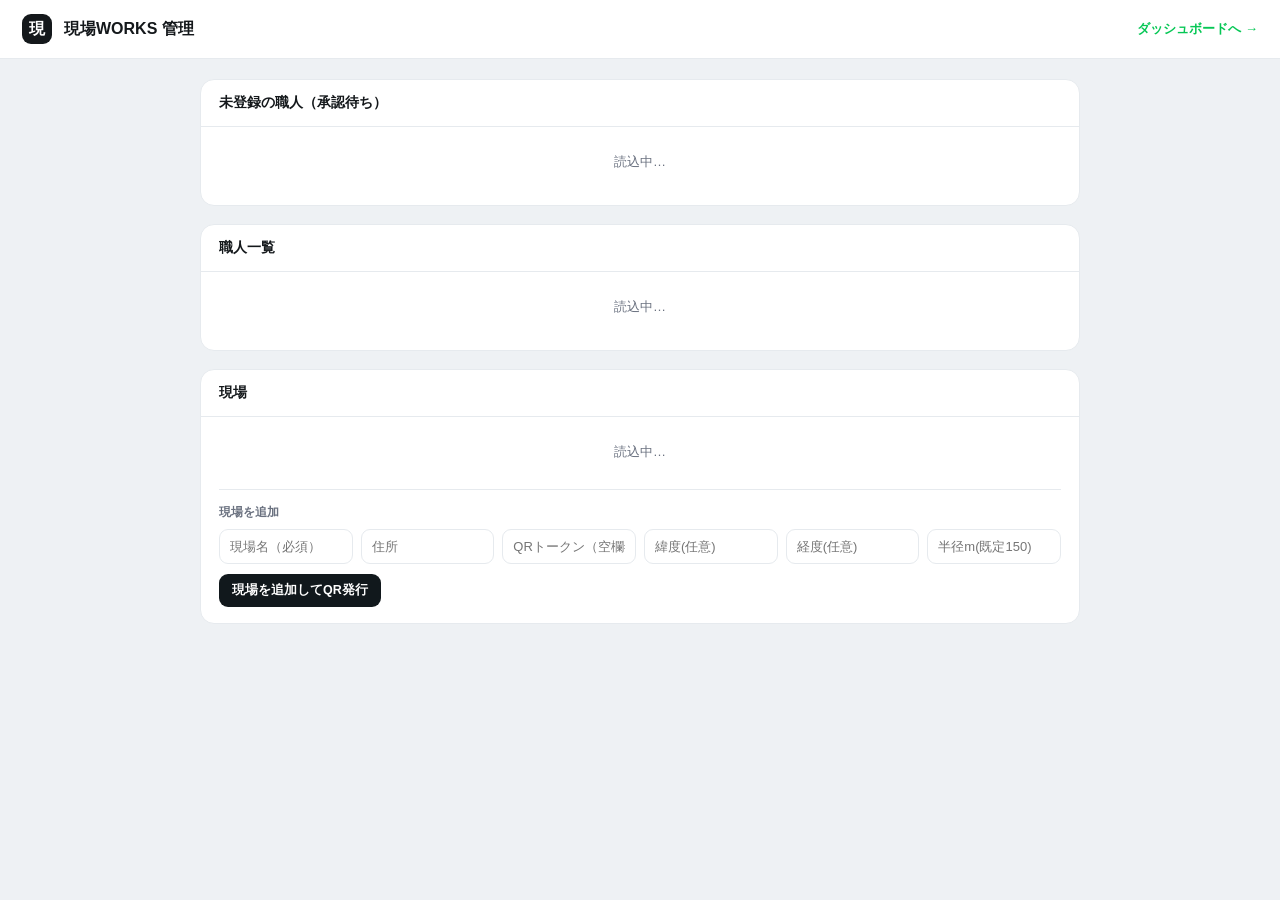
<file: admin.html>
<!DOCTYPE html>
<html lang="ja">
<head>
<meta charset="UTF-8">
<meta name="viewport" content="width=device-width, initial-scale=1.0">
<title>現場WORKS 管理</title>
<style>
:root{--line:#06c755;--ink:#14181b;--sub:#6b7280;--bg:#eef1f4;--card:#fff;--bd:#e6eaee;--warn:#e8453c;--ok:#0a8f4f;--amber:#b45309}
*{box-sizing:border-box}
body{margin:0;font-family:-apple-system,"Hiragino Kaku Gothic ProN","Yu Gothic UI",Meiryo,sans-serif;background:var(--bg);color:var(--ink)}
.top{background:#fff;border-bottom:1px solid var(--bd);padding:14px 22px;display:flex;align-items:center;gap:12px;position:sticky;top:0;z-index:5}
.lg{width:30px;height:30px;border-radius:9px;background:var(--ink);color:#fff;display:flex;align-items:center;justify-content:center;font-weight:800}
.top b{font-size:16px}.top a{margin-left:auto;font-size:13px;color:var(--line);text-decoration:none;font-weight:700}
.wrap{max-width:920px;margin:0 auto;padding:20px}
.panel{background:#fff;border:1px solid var(--bd);border-radius:14px;overflow:hidden;margin-bottom:18px}
.panel .ph{padding:14px 18px;border-bottom:1px solid var(--bd);font-weight:800;font-size:14px}
.panel .pc{padding:8px 18px 16px}
.row{display:flex;align-items:center;gap:10px;padding:10px 0;border-bottom:1px solid #f0f2f4;flex-wrap:wrap}.row:last-child{border:0}
.av{width:30px;height:30px;border-radius:50%;background:#dfe6ec;display:flex;align-items:center;justify-content:center;font-size:12px;font-weight:700;color:#5b6770;flex:0 0 auto}
.nm{font-weight:700;font-size:14px}
.muted{color:var(--sub);font-size:12px}
input,select{padding:9px 10px;border:1px solid var(--bd);border-radius:9px;font:inherit;font-size:13px}
.btn{border:0;background:var(--line);color:#fff;font-size:12.5px;font-weight:800;padding:8px 13px;border-radius:9px;cursor:pointer}
.btn.gh{background:#fff;border:1px solid var(--bd);color:var(--ink)}
.btn.warn{background:var(--warn)}
.btn.dark{background:#11181c}
.empty{color:var(--sub);font-size:13px;text-align:center;padding:18px}
.qrlink{font-size:12px;color:var(--line);text-decoration:none;font-weight:700}
.grid{display:grid;grid-template-columns:repeat(auto-fit,minmax(130px,1fr));gap:8px;margin-top:6px}
.tagpill{font-size:11px;font-weight:800;padding:3px 9px;border-radius:99px}
.on{background:#e7f8ef;color:var(--ok)}.off{background:#fdecea;color:var(--warn)}
</style>
</head>
<body>
<div class="top"><div class="lg">現</div><b>現場WORKS 管理</b><a href="dashboard.html">ダッシュボードへ →</a></div>
<div class="wrap">
  <div class="panel"><div class="ph">未登録の職人（承認待ち）</div><div class="pc" id="pending"><div class="empty">読込中…</div></div></div>
  <div class="panel"><div class="ph">職人一覧</div><div class="pc" id="workers"><div class="empty">読込中…</div></div></div>
  <div class="panel"><div class="ph">現場</div><div class="pc"><div id="siteList"><div class="empty">読込中…</div></div>
    <div style="border-top:1px solid var(--bd);margin-top:10px;padding-top:14px">
      <div class="muted" style="font-weight:800;margin-bottom:8px">現場を追加</div>
      <div class="grid">
        <input id="s-name" placeholder="現場名（必須）">
        <input id="s-addr" placeholder="住所">
        <input id="s-token" placeholder="QRトークン（空欄=自動）">
        <input id="s-lat" placeholder="緯度(任意)">
        <input id="s-lng" placeholder="経度(任意)">
        <input id="s-radius" placeholder="半径m(既定150)">
      </div>
      <button class="btn dark" style="margin-top:10px" onclick="createSite()">現場を追加してQR発行</button>
    </div>
  </div></div>
</div>
<script>
var BASE="https://cdrobplodkxyagzyzvpq.supabase.co/functions/v1";
var ANON="sb_publishable_cEnH7Mug8B7O8JtgSIauMw_MjlVxhW5";
var PAGES="https://toyama2026.github.io/genba-works-liff";
function getKey(){var k=localStorage.getItem("genba_dash_key");if(!k){k=prompt("監督パスコードを入力してください");if(k)localStorage.setItem("genba_dash_key",k);}return k;}
function av(n){return (n||"?").trim().charAt(0);}
function el(id){return document.getElementById(id);}
function hdrs(){return {"apikey":ANON,"Authorization":"Bearer "+ANON,"x-dash-key":getKey(),"Content-Type":"application/json"};}
async function load(){
  var key=getKey();if(!key)return;
  try{
    var r=await fetch(BASE+"/genba-admin",{headers:hdrs()});
    if(r.status===401){localStorage.removeItem("genba_dash_key");alert("パスコードが違います");return;}
    var j=await r.json();if(!j.ok)throw new Error(j.error||"error");
    // pending
    var p="";if(!j.pending.length)p='<div class="empty">承認待ちはありません</div>';
    j.pending.forEach(function(x){
      p+='<div class="row"><span class="av">'+av(x.name)+'</span><div><div class="nm">'+(x.name||'(名前なし)')+'</div><div class="muted">'+x.line_user_id+'</div></div>'
        +'<input id="c_'+x.line_user_id+'" placeholder="所属会社" style="width:120px"><input id="t_'+x.line_user_id+'" placeholder="職種" style="width:100px">'
        +'<button class="btn" style="margin-left:auto" onclick=\'approveW("'+x.line_user_id+'","'+(x.name||'').replace(/"/g,'')+'")\'>承認登録</button></div>';
    });
    el("pending").innerHTML=p;
    // workers
    var w="";if(!j.workers.length)w='<div class="empty">職人がいません</div>';
    j.workers.forEach(function(x){
      w+='<div class="row"><span class="av">'+av(x.name)+'</span><div><div class="nm">'+x.name+'</div><div class="muted">'+(x.company_name||'')+(x.trade?(' / '+x.trade):'')+'</div></div>'
        +'<span class="tagpill '+(x.is_active?'on':'off')+'" style="margin-left:auto">'+(x.is_active?'有効':'停止')+'</span>'
        +'<button class="btn gh" onclick=\'toggleW("'+x.id+'",'+(!x.is_active)+')\'>'+(x.is_active?'停止':'有効化')+'</button></div>';
    });
    el("workers").innerHTML=w;
    // sites
    var s="";if(!j.sites.length)s='<div class="empty">現場がありません</div>';
    j.sites.forEach(function(x){
      var qurl=PAGES+"/site.html?token="+encodeURIComponent(x.qr_token||'')+"&name="+encodeURIComponent(x.name||'');
      s+='<div class="row"><div style="flex:1"><div class="nm">'+x.name+'</div><div class="muted">QR: '+(x.qr_token||'-')+(x.lat?(' / GPS '+x.lat+','+x.lng):'')+' / 半径'+(x.radius_m||150)+'m</div></div>'
        +'<a class="qrlink" href="'+qurl+'" target="_blank">掲示用QRを開く →</a></div>';
    });
    el("siteList").innerHTML=s;
  }catch(e){alert("エラー: "+(e.message||e));}
}
async function post(body){var r=await fetch(BASE+"/genba-admin",{method:"POST",headers:hdrs(),body:JSON.stringify(body)});var j=await r.json();if(!j.ok){alert("失敗: "+(j.error||""));return null;}return j;}
async function approveW(uid,name){var c=el("c_"+uid),t=el("t_"+uid);if(await post({action:"approve_worker",line_user_id:uid,name:name,company_name:c?c.value:"",trade:t?t.value:""}))load();}
async function toggleW(id,active){if(await post({action:"toggle_worker",worker_id:id,is_active:active}))load();}
async function createSite(){
  var name=el("s-name").value.trim();if(!name){alert("現場名は必須です");return;}
  var body={action:"create_site",name:name,address:el("s-addr").value.trim(),qr_token:el("s-token").value.trim()};
  var lat=parseFloat(el("s-lat").value),lng=parseFloat(el("s-lng").value),rad=parseInt(el("s-radius").value);
  if(!isNaN(lat))body.lat=lat;if(!isNaN(lng))body.lng=lng;if(!isNaN(rad))body.radius_m=rad;
  var j=await post(body);if(j){alert("追加しました：QRトークン "+j.site.qr_token);load();}
}
load();
</script>
</body>
</html>
</file>
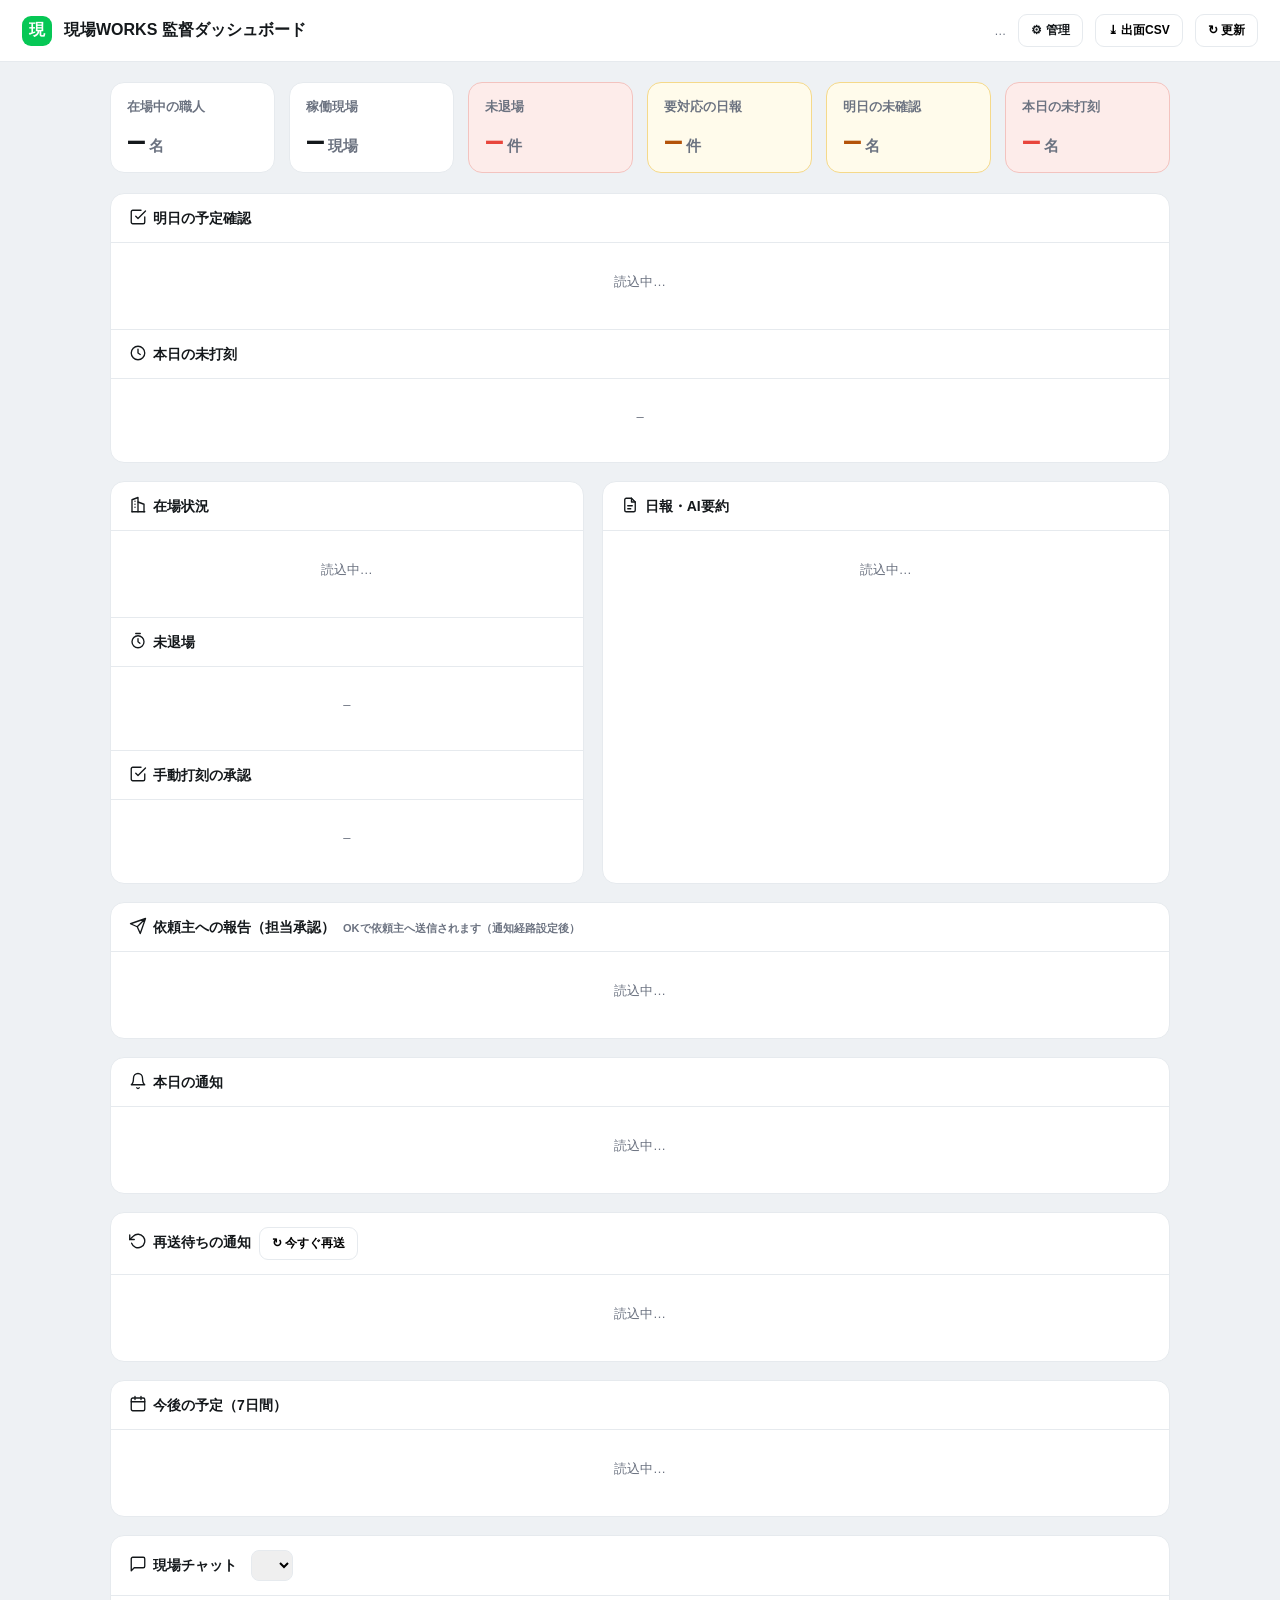
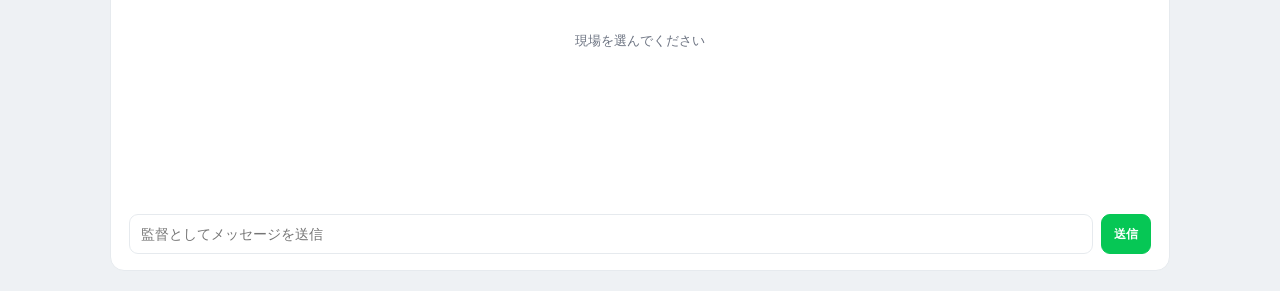
<file: dashboard.html>
<!DOCTYPE html>
<html lang="ja">
<head>
<meta charset="UTF-8">
<meta name="viewport" content="width=device-width, initial-scale=1.0">
<title>現場WORKS 監督ダッシュボード</title>
<style>
:root{--line:#06c755;--ink:#14181b;--sub:#6b7280;--bg:#eef1f4;--card:#fff;--bd:#e6eaee;--warn:#e8453c;--warnbg:#fdecea;--amber:#b45309;--amberbg:#fff7e6;--ok:#0a8f4f;--okbg:#e7f8ef;--blue:#185fa5}
*{box-sizing:border-box}
body{margin:0;font-family:-apple-system,"Hiragino Kaku Gothic ProN","Yu Gothic UI",Meiryo,sans-serif;background:var(--bg);color:var(--ink)}
.top{background:#fff;border-bottom:1px solid var(--bd);padding:14px 22px;display:flex;align-items:center;gap:12px;position:sticky;top:0;z-index:5}
.lg{width:30px;height:30px;border-radius:9px;background:var(--line);color:#fff;display:flex;align-items:center;justify-content:center;font-weight:800}
.top b{font-size:16px}.top .upd{margin-left:auto;font-size:12px;color:var(--sub)}
.refresh{border:1px solid var(--bd);background:#fff;border-radius:9px;padding:7px 12px;font-size:12px;font-weight:700;cursor:pointer}
.wrap{max-width:1100px;margin:0 auto;padding:20px}
.cards{display:grid;grid-template-columns:repeat(auto-fit,minmax(150px,1fr));gap:14px;margin-bottom:20px}
.stat{background:#fff;border:1px solid var(--bd);border-radius:14px;padding:16px}
.stat .l{font-size:12.5px;color:var(--sub);font-weight:600}.stat .n{font-size:34px;font-weight:800;margin-top:6px;line-height:1}.stat .n small{font-size:15px;color:var(--sub);font-weight:700;margin-left:3px}
.stat.warn{border-color:#f3c3bf;background:var(--warnbg)}.stat.warn .n{color:var(--warn)}
.stat.amber{border-color:#f5d98a;background:#fffbeb}.stat.amber .n{color:var(--amber)}
.grid{display:grid;grid-template-columns:1fr 1.2fr;gap:18px}
.panel{background:#fff;border:1px solid var(--bd);border-radius:14px;overflow:hidden}
.panel .ph{padding:14px 18px;border-bottom:1px solid var(--bd);font-weight:800;font-size:14px}
.panel .pc{padding:8px 18px 16px}
.sgrp{padding:12px 0;border-bottom:1px solid #f0f2f4}.sgrp:last-child{border:0}
.sn{font-weight:800;font-size:14px;display:flex;align-items:center;gap:8px;margin-bottom:6px}
.dot{width:8px;height:8px;border-radius:50%;display:inline-block}
.wkr{display:flex;align-items:center;gap:10px;padding:7px 0;font-size:13.5px}
.av{width:30px;height:30px;border-radius:50%;background:#dfe6ec;display:flex;align-items:center;justify-content:center;font-size:12px;font-weight:700;color:#5b6770;flex:0 0 auto}
.tm{margin-left:auto;font-variant-numeric:tabular-nums;color:var(--sub);font-size:12.5px;text-align:right}
.rep{padding:13px 0;border-bottom:1px solid #f0f2f4}.rep:last-child{border:0}
.rep .h{display:flex;align-items:center;gap:8px;margin-bottom:6px}.rep .nm{font-weight:800;font-size:13.5px}.rep .si{color:var(--sub);font-size:12px}
.rep .sum{font-size:13px;line-height:1.6;background:#f7f9fb;border:1px solid #eef1f4;border-radius:10px;padding:9px 11px}
.tags{display:flex;gap:6px;flex-wrap:wrap;margin-top:7px}
.tag{font-size:11px;font-weight:700;padding:3px 9px;border-radius:99px;background:#eef1f4;color:#475059}
.tag.warn{background:var(--warnbg);color:var(--warn)}.tag.amber{background:#fff7e6;color:var(--amber)}
.empty{color:var(--sub);font-size:13px;text-align:center;padding:22px}
.mini{border:0;background:#11181c;color:#fff;font-size:11.5px;font-weight:700;padding:6px 11px;border-radius:8px;cursor:pointer}
@media(max-width:820px){.grid{grid-template-columns:1fr}.cards{grid-template-columns:repeat(2,1fr)}}
</style>
</head>
<body>
<div class="top"><div class="lg">現</div><b>現場WORKS 監督ダッシュボード</b><span id="envbadge" style="display:none;font-size:11.5px;font-weight:800;padding:3px 10px;border-radius:99px;background:#fff7e6;color:#b45309;border:1px solid #f5d98a">テスト中 (dev)</span><span class="upd" id="upd">…</span><a class="refresh" href="admin.html" style="text-decoration:none;color:var(--ink)">⚙ 管理</a><button class="refresh" onclick="exportCsv()">⤓ 出面CSV</button><button class="refresh" onclick="load()">↻ 更新</button></div>
<div class="wrap">
  <div class="cards">
    <div class="stat"><div class="l">在場中の職人</div><div class="n"><span id="s-present">–</span><small>名</small></div></div>
    <div class="stat"><div class="l">稼働現場</div><div class="n"><span id="s-sites">–</span><small>現場</small></div></div>
    <div class="stat warn"><div class="l">未退場</div><div class="n"><span id="s-unclosed">–</span><small>件</small></div></div>
    <div class="stat amber"><div class="l">要対応の日報</div><div class="n"><span id="s-risk">–</span><small>件</small></div></div>
    <div class="stat amber"><div class="l">明日の未確認</div><div class="n"><span id="s-confirm">–</span><small>名</small></div></div>
    <div class="stat warn"><div class="l">本日の未打刻</div><div class="n"><span id="s-noclockin">–</span><small>名</small></div></div>
  </div>
  <div class="panel" style="margin-bottom:18px">
    <div class="ph"><svg width="18" height="18" viewBox="0 0 24 24" fill="none" stroke="currentColor" stroke-width="1.8" stroke-linecap="round" stroke-linejoin="round" style="vertical-align:-3px;margin-right:6px"><path d="M9 11l3 3L22 4"/><path d="M21 12v7a2 2 0 0 1-2 2H5a2 2 0 0 1-2-2V5a2 2 0 0 1 2-2h11"/></svg>明日の予定確認<span id="confirm-rate" style="font-size:12px;color:var(--sub);font-weight:600;margin-left:8px"></span></div>
    <div class="pc" id="confirm-list"><div class="empty">読込中…</div></div>
    <div class="ph" style="border-top:1px solid var(--bd)"><svg width="18" height="18" viewBox="0 0 24 24" fill="none" stroke="currentColor" stroke-width="1.8" stroke-linecap="round" stroke-linejoin="round" style="vertical-align:-3px;margin-right:6px"><circle cx="12" cy="12" r="9"/><path d="M12 7v5l3 2"/></svg>本日の未打刻</div>
    <div class="pc" id="noclockin-list"><div class="empty">–</div></div>
  </div>
  <div class="grid">
    <div class="panel"><div class="ph"><svg width="18" height="18" viewBox="0 0 24 24" fill="none" stroke="currentColor" stroke-width="1.8" stroke-linecap="round" stroke-linejoin="round" style="vertical-align:-3px;margin-right:6px"><path d="M4 21V5l8-3v19"/><path d="M12 8l8 3v10"/><path d="M4 21h17M8 7v.01M8 11v.01M8 15v.01"/></svg>在場状況</div><div class="pc" id="bysite"><div class="empty">読込中…</div></div>
      <div class="ph" style="border-top:1px solid var(--bd)"><svg width="18" height="18" viewBox="0 0 24 24" fill="none" stroke="currentColor" stroke-width="1.8" stroke-linecap="round" stroke-linejoin="round" style="vertical-align:-3px;margin-right:6px"><circle cx="12" cy="13" r="8"/><path d="M12 9v4l2.5 2M9 2h6"/></svg>未退場</div><div class="pc" id="unclosed"><div class="empty">–</div></div>
      <div class="ph" style="border-top:1px solid var(--bd)"><svg width="18" height="18" viewBox="0 0 24 24" fill="none" stroke="currentColor" stroke-width="1.8" stroke-linecap="round" stroke-linejoin="round" style="vertical-align:-3px;margin-right:6px"><path d="M9 11l3 3L22 4"/><path d="M21 12v7a2 2 0 0 1-2 2H5a2 2 0 0 1-2-2V5a2 2 0 0 1 2-2h11"/></svg>手動打刻の承認</div><div class="pc" id="pending"><div class="empty">–</div></div>
    </div>
    <div class="panel"><div class="ph"><svg width="18" height="18" viewBox="0 0 24 24" fill="none" stroke="currentColor" stroke-width="1.8" stroke-linecap="round" stroke-linejoin="round" style="vertical-align:-3px;margin-right:6px"><path d="M14 3H7a2 2 0 0 0-2 2v14a2 2 0 0 0 2 2h10a2 2 0 0 0 2-2V8z"/><path d="M14 3v5h5M9 13h6M9 17h4"/></svg>日報・AI要約</div><div class="pc" id="reports"><div class="empty">読込中…</div></div></div>
  </div>
  <div class="panel" style="margin-top:18px"><div class="ph"><svg width="18" height="18" viewBox="0 0 24 24" fill="none" stroke="currentColor" stroke-width="1.8" stroke-linecap="round" stroke-linejoin="round" style="vertical-align:-3px;margin-right:6px"><path d="M22 2L11 13M22 2l-7 20-4-9-9-4 20-7z"/></svg>依頼主への報告（担当承認）<span style="font-size:11px;color:var(--sub);font-weight:600;margin-left:8px">OKで依頼主へ送信されます（通知経路設定後）</span></div><div class="pc" id="creports"><div class="empty">読込中…</div></div></div>
  <div class="panel" style="margin-top:18px"><div class="ph"><svg width="18" height="18" viewBox="0 0 24 24" fill="none" stroke="currentColor" stroke-width="1.8" stroke-linecap="round" stroke-linejoin="round" style="vertical-align:-3px;margin-right:6px"><path d="M18 8A6 6 0 0 0 6 8c0 7-3 9-3 9h18s-3-2-3-9"/><path d="M13.7 21a2 2 0 0 1-3.4 0"/></svg>本日の通知<span id="notif-sum" style="font-size:12px;color:var(--sub);font-weight:600;margin-left:8px"></span></div><div class="pc" id="notif"><div class="empty">読込中…</div></div></div>
  <div class="panel" style="margin-top:18px"><div class="ph"><svg width="18" height="18" viewBox="0 0 24 24" fill="none" stroke="currentColor" stroke-width="1.8" stroke-linecap="round" stroke-linejoin="round" style="vertical-align:-3px;margin-right:6px"><path d="M1 4v6h6"/><path d="M3.51 15a9 9 0 1 0 2.13-9.36L1 10"/></svg>再送待ちの通知<span id="retry-sum" style="font-size:12px;color:var(--sub);font-weight:600;margin-left:8px"></span><button class="refresh" style="margin-left:auto" onclick="runRetry(this)">↻ 今すぐ再送</button></div><div class="pc" id="retry"><div class="empty">読込中…</div></div></div>
  <div class="panel" style="margin-top:18px"><div class="ph"><svg width="18" height="18" viewBox="0 0 24 24" fill="none" stroke="currentColor" stroke-width="1.8" stroke-linecap="round" stroke-linejoin="round" style="vertical-align:-3px;margin-right:6px"><rect x="3" y="4" width="18" height="17" rx="2"/><path d="M3 9h18M8 2v4M16 2v4"/></svg>今後の予定（7日間）</div><div class="pc" id="sched"><div class="empty">読込中…</div></div></div>
  <div class="panel" style="margin-top:18px">
    <div class="ph"><svg width="18" height="18" viewBox="0 0 24 24" fill="none" stroke="currentColor" stroke-width="1.8" stroke-linecap="round" stroke-linejoin="round" style="vertical-align:-3px;margin-right:6px"><path d="M21 15a2 2 0 0 1-2 2H7l-4 4V5a2 2 0 0 1 2-2h14a2 2 0 0 1 2 2z"/></svg>現場チャット
      <select id="chatSiteSel" onchange="chatSwitch()" style="margin-left:10px;padding:6px 10px;border:1px solid var(--bd);border-radius:8px;font:inherit;font-size:13px"></select>
    </div>
    <div class="pc">
      <div id="dchatBox" style="min-height:200px;max-height:360px;overflow:auto;display:flex;flex-direction:column;gap:8px;padding:6px 0"><div class="empty">現場を選んでください</div></div>
      <div style="display:flex;gap:8px;margin-top:10px">
        <input id="dchatInput" placeholder="監督としてメッセージを送信" style="flex:1;padding:11px;border:1px solid var(--bd);border-radius:9px;font:inherit;font-size:14px" onkeydown="if(event.key==='Enter')dsend()">
        <button class="refresh" onclick="dsend()" style="background:#06c755;color:#fff;border-color:#06c755">送信</button>
      </div>
    </div>
  </div>
</div>
<script>
var BASE="https://cdrobplodkxyagzyzvpq.supabase.co/functions/v1";
var ANON="sb_publishable_cEnH7Mug8B7O8JtgSIauMw_MjlVxhW5";
function getKey(){ var k=localStorage.getItem("genba_dash_key"); if(!k){ k=prompt("監督パスコードを入力してください"); if(k) localStorage.setItem("genba_dash_key",k); } return k; }
function av(n){ return (n||"?").trim().charAt(0); }
function fmtT(iso){ if(!iso) return "–"; return new Date(iso).toLocaleTimeString("ja-JP",{hour:"2-digit",minute:"2-digit"}); }
function fmtDT(iso){ if(!iso) return "–"; var d=new Date(iso); return (d.getMonth()+1)+"/"+d.getDate()+" "+d.toLocaleTimeString("ja-JP",{hour:"2-digit",minute:"2-digit"}); }
async function runRetry(btn){ if(btn){btn.disabled=true;btn.textContent="再送中…";} try{ await act({action:"run_retry"}); }finally{ if(btn){btn.disabled=false;btn.textContent="↻ 今すぐ再送";} } }
function el(id){ return document.getElementById(id); }
async function exportCsv(){
  var key=getKey(); if(!key) return;
  var ym=new Date().toISOString().slice(0,7);
  try{
    var r=await fetch(BASE+"/genba-export?ym="+ym,{headers:{"apikey":ANON,"Authorization":"Bearer "+ANON,"x-dash-key":key}});
    if(!r.ok){ alert("CSV取得に失敗しました"); return; }
    var blob=await r.blob();
    var a=document.createElement("a");a.href=URL.createObjectURL(blob);a.download="genba-demen-"+ym+".csv";a.click();URL.revokeObjectURL(a.href);
  }catch(e){ alert("エラー: "+(e.message||e)); }
}
async function act(params){
  var key=getKey(); if(!key) return;
  try{
    var r=await fetch(BASE+"/genba-action",{method:"POST",headers:{"apikey":ANON,"Authorization":"Bearer "+ANON,"x-dash-key":key,"Content-Type":"application/json"},body:JSON.stringify(params)});
    var j=await r.json();
    if(!j.ok){ alert("失敗: "+(j.error||"")); return; }
    load();
  }catch(e){ alert("エラー: "+(e.message||e)); }
}
async function load(){
  var key=getKey(); if(!key) return;
  try{
    var r=await fetch(BASE+"/genba-dash",{headers:{"apikey":ANON,"Authorization":"Bearer "+ANON,"x-dash-key":key}});
    if(r.status===401){ localStorage.removeItem("genba_dash_key"); alert("パスコードが違います"); return; }
    var j=await r.json(); if(!j.ok) throw new Error(j.error||"error");
    el("s-present").textContent=j.summary.present; el("s-sites").textContent=j.summary.sites_active;
    el("s-unclosed").textContent=j.summary.unclosed; el("s-risk").textContent=j.summary.risk;
    el("upd").textContent="更新 "+new Date(j.generated_at).toLocaleTimeString("ja-JP");
    el("envbadge").style.display=(j.env==="dev")?"inline-block":"none";
    // bysite
    var h="";
    if(!j.bysite.length) h='<div class="empty">在場中の職人はいません</div>';
    for(var i=0;i<j.bysite.length;i++){var s=j.bysite[i];
      h+='<div class="sgrp"><div class="sn"><span class="dot" style="background:#06c755"></span>'+s.site+'</div>';
      for(var k=0;k<s.workers.length;k++){var w=s.workers[k];
        h+='<div class="wkr"><span class="av">'+av(w.name)+'</span>'+w.name+'<span style="color:#6b7280;font-size:12px">'+(w.trade||'')+'</span><span class="tm">'+fmtT(w.first_in)+'〜 '+Math.floor(w.elapsed_min/60)+'h'+(w.elapsed_min%60)+'m</span></div>';
      } h+='</div>';
    }
    el("bysite").innerHTML=h;
    // unclosed
    var u="";
    if(!j.unclosed.length) u='<div class="empty">未退場はありません</div>';
    for(var i=0;i<j.unclosed.length;i++){var x=j.unclosed[i];
      u+='<div class="wkr"><span class="av">'+av(x.name)+'</span>'+x.name+'<span style="color:#6b7280;font-size:12px">'+x.site+'</span><span class="tm" style="color:#e8453c">'+x.work_date+' '+fmtT(x.first_in)+'〜 未退場</span><button class="mini" style="margin-left:10px" onclick=\'act({action:"fix_out",worker_id:"'+x.worker_id+'",site_id:"'+x.site_id+'",work_date:"'+x.work_date+'"})\'>退場補正</button></div>';
    }
    el("unclosed").innerHTML=u;
    // pending manual
    var pm="";
    var P=j.pending_manual||[];
    if(!P.length) pm='<div class="empty">承認待ちはありません</div>';
    for(var i=0;i<P.length;i++){var m=P[i];
      pm+='<div class="wkr"><span class="av">'+av(m.name)+'</span>'+m.name+'<span style="color:#6b7280;font-size:12px">'+m.site+'・'+(m.type==='in'?'入場':'退場')+'</span><span class="tm">'+fmtT(m.occurred_at)+'</span><button class="mini" style="margin-left:10px;background:#06c755" onclick=\'act({action:"approve_manual",id:"'+m.id+'"})\'>承認</button></div>';
    }
    el("pending").innerHTML=pm;
    // 依頼主報告 承認待ち
    var cr=""; var CR=j.client_reports||[];
    if(!CR.length) cr='<div class="empty">承認待ちはありません</div>';
    CR.forEach(function(c){
      cr+='<div class="wkr"><span class="av">'+av(c.worker_name)+'</span>'+(c.worker_name||'職人')+'<span style="color:#6b7280;font-size:12px">'+c.site+'・'+(c.type==='in'?'入場':'退場')+'</span><span class="tm">'+fmtT(c.occurred_at)+'</span>'
        +'<button class="mini" style="margin-left:10px;background:#06c755;color:#fff;border:0;border-radius:8px;padding:6px 11px;font-size:11.5px;font-weight:700;cursor:pointer" onclick=\'act({action:"approve_client",id:"'+c.id+'"})\'>OK・依頼主へ</button>'
        +'<button style="margin-left:6px;background:#fff;border:1px solid var(--bd);border-radius:8px;padding:6px 11px;font-size:11.5px;font-weight:700;cursor:pointer" onclick=\'act({action:"reject_client",id:"'+c.id+'"})\'>却下</button></div>';
    });
    el("creports").innerHTML=cr;
    // reports
    var rp="";
    if(!j.reports.length) rp='<div class="empty">日報はまだありません</div>';
    for(var i=0;i<j.reports.length;i++){var d=j.reports[i];
      var tags=(d.ai_tags||[]).map(function(t){var c=(t==='安全'?'warn':(t==='不具合'||t==='資材不足'||t==='追加要望'?'amber':''));return '<span class="tag '+c+'">'+t+'</span>';}).join('');
      var ph=(d.photos||[]).map(function(u){return '<img src="'+u+'" style="width:62px;height:62px;object-fit:cover;border-radius:8px;border:1px solid var(--bd)">';}).join('');
      var actBtn=(d.status==='approved')?'<span style="margin-left:auto;font-size:11.5px;font-weight:800;color:var(--ok)">✓ 承認済</span>':'<button class="mini" style="margin-left:auto;background:#06c755" onclick=\'act({action:"approve_report",worker_id:"'+d.worker_id+'",site_id:"'+d.site_id+'",report_date:"'+d.date+'"})\'>承認</button>';
      rp+='<div class="rep"><div class="h"><span class="nm">'+d.name+'</span><span class="si">／'+d.site+'</span><span style="margin-left:auto;color:#6b7280;font-size:12px">'+d.date+'</span></div><div class="sum">'+(d.ai_summary||d.body||'(本文なし)')+'</div>'+(ph?'<div style="display:flex;gap:8px;flex-wrap:wrap;margin-top:8px">'+ph+'</div>':'')+'<div class="tags" style="align-items:center">'+tags+actBtn+'</div></div>';
    }
    el("reports").innerHTML=rp;
    // 明日の予定確認
    var ct=j.confirm_tomorrow||{total:0,confirmed:0,unconfirmed:[],date:""};
    var ctu=ct.unconfirmed||[];
    el("s-confirm").textContent=ctu.length;
    el("confirm-rate").textContent=ct.total?('確認 '+ct.confirmed+' / '+ct.total+'　'+(ct.date||'')):'対象なし';
    var cl="";
    if(!ct.total) cl='<div class="empty">明日の予定はありません</div>';
    else if(!ctu.length) cl='<div class="empty" style="color:var(--ok)">全員が確認済みです</div>';
    else for(var i=0;i<ctu.length;i++){var x=ctu[i]; cl+='<div class="wkr"><span class="av">'+av(x.name)+'</span>'+x.name+'<span style="color:#6b7280;font-size:12px">'+x.site+'</span><span class="tm" style="color:var(--amber)">未確認</span></div>';}
    el("confirm-list").innerHTML=cl;
    // 本日の未打刻
    var nc=j.no_clockin_today||[]; el("s-noclockin").textContent=nc.length;
    var nl="";
    if(!nc.length) nl='<div class="empty">未打刻はありません</div>';
    else for(var i=0;i<nc.length;i++){var y=nc[i]; nl+='<div class="wkr"><span class="av">'+av(y.name)+'</span>'+y.name+'<span style="color:#6b7280;font-size:12px">'+y.site+'</span><span class="tm" style="color:var(--warn)">出勤打刻なし</span></div>';}
    el("noclockin-list").innerHTML=nl;
    // 本日の通知
    var nt=j.notifications||{total:0,success:0,failed:0,skipped:0,by_type:{},failures:[]};
    el("notif-sum").textContent='成功 '+nt.success+' / 失敗 '+nt.failed+' / スキップ '+nt.skipped+'（計'+nt.total+'）';
    var nh='';
    var types=Object.keys(nt.by_type||{});
    if(types.length){ nh+='<div style="display:flex;flex-wrap:wrap;gap:6px;margin:4px 0 10px">'; for(var ti=0;ti<types.length;ti++){var t=types[ti],b=nt.by_type[t]; nh+='<span class="tag">'+t+' <b style="color:var(--ok)">'+b.success+'</b>'+(b.failed?' / <b style="color:var(--warn)">'+b.failed+'</b>':'')+(b.skipped?' / <span style="color:var(--sub)">'+b.skipped+'</span>':'')+'</span>';} nh+='</div>'; }
    var nf=nt.failures||[];
    if(!nf.length){ nh+='<div class="empty" style="color:var(--ok)">失敗した通知はありません</div>'; }
    else { for(var fi=0;fi<nf.length;fi++){var f=nf[fi]; nh+='<div class="wkr"><span class="tag warn">失敗</span><span style="font-weight:700">'+(f.type||'')+'</span><span style="color:#6b7280;font-size:12px">'+(f.destination||'')+'</span><span class="tm" style="color:var(--warn)">'+escc(f.error||'')+'</span></div>';} }
    el("notif").innerHTML=nh;
    // 再送待ちの通知
    var rq=j.retry_queue||[];
    var pend=rq.filter(function(x){return !x.gaveup;}).length, gave=rq.filter(function(x){return x.gaveup;}).length;
    el("retry-sum").textContent= rq.length ? ('待機 '+pend+(gave?(' / 打ち切り '+gave):'')) : '';
    var rh='';
    if(!rq.length){ rh='<div class="empty" style="color:var(--ok)">再送待ちはありません</div>'; }
    else { for(var ri=0;ri<rq.length;ri++){ var q=rq[ri];
      var badge= q.gaveup? '<span class="tag warn">打ち切り</span>' : (q.due? '<span class="tag amber">対象</span>' : '<span class="tag">待機</span>');
      var when= q.gaveup? '' : ('<span class="tm">次回 '+fmtDT(q.next_retry_at)+'</span>');
      rh+='<div class="wkr">'+badge+'<span style="font-weight:700">'+(q.type||'')+'</span><span style="color:#6b7280;font-size:12px">'+(q.name||'')+' ('+q.attempts+'/'+q.max+')</span>'+when+'</div>';
    } }
    el("retry").innerHTML=rh;
    var sel=el("chatSiteSel");
    if(sel.options.length===0 && j.sites && j.sites.length){ j.sites.forEach(function(s){var o=document.createElement('option');o.value=s.id;o.textContent=s.name;sel.appendChild(o);}); chatSwitch(); }
    schedLoad();
  }catch(e){ el("upd").textContent="エラー: "+(e.message||e); }
}
async function schedLoad(){
  try{
    var r=await fetch(BASE+"/genba-schedule",{method:"POST",headers:{"apikey":ANON,"Authorization":"Bearer "+ANON,"x-dash-key":getKey(),"Content-Type":"application/json"},body:JSON.stringify({mode:"list_range",key:getKey()})});
    var j=await r.json(); var box=el("sched");
    if(!j.ok){box.innerHTML='<div class="empty">取得できません</div>';return;}
    if(!j.schedules||!j.schedules.length){box.innerHTML='<div class="empty">予定はありません</div>';return;}
    var h='';
    j.schedules.forEach(function(s){
      var chips=s.days.map(function(d){var dec=d.status==='declined';return '<span style="font-size:11px;font-weight:700;padding:3px 8px;border-radius:8px;background:'+(dec?'#fdecea':'#e7f8ef')+';color:'+(dec?'#cf3a31':'#0a8f4f')+'">'+parseInt(d.date.slice(5,7))+'/'+parseInt(d.date.slice(8,10))+(dec?' 欠':'')+'</span>';}).join(' ');
      h+='<div class="sgrp" style="padding:10px 0"><div class="sn">'+s.site+' <span style="color:#6b7280;font-weight:600;font-size:12px">'+s.company_name+(s.trade?(' / '+s.trade):'')+(s.headcount?(' / '+s.headcount+'名'):'')+'</span></div><div style="display:flex;flex-wrap:wrap;gap:6px;margin-top:6px">'+chips+'</div></div>';
    });
    box.innerHTML=h;
  }catch(e){}
}
var dchatSince=null, dchatTimer=null;
function curSite(){var s=el("chatSiteSel");return s&&s.value?s.value:null;}
function chatSwitch(){ dchatSince=null; el("dchatBox").innerHTML='<div class="empty">読込中…</div>'; dchatLoad(); if(dchatTimer)clearInterval(dchatTimer); dchatTimer=setInterval(dchatLoad,6000); }
function escc(s){return String(s).replace(/&/g,'&amp;').replace(/</g,'&lt;').replace(/>/g,'&gt;');}
async function dchatLoad(){
  var site=curSite(); if(!site)return;
  try{
    var body={mode:'list',key:getKey(),site_id:site}; if(dchatSince)body.since=dchatSince;
    var r=await fetch(BASE+"/genba-chat",{method:"POST",headers:{"apikey":ANON,"Authorization":"Bearer "+ANON,"x-dash-key":getKey(),"Content-Type":"application/json"},body:JSON.stringify(body)});
    var j=await r.json(); if(!j.ok)return;
    var box=el("dchatBox");
    if(!dchatSince){ box.innerHTML=''; if(!j.messages.length) box.innerHTML='<div class="empty">まだメッセージはありません</div>'; }
    if(j.messages.length){ if(box.querySelector('.empty'))box.innerHTML='';
      j.messages.forEach(function(m){
        var mine=(m.sender_role==='kantoku'); var t=new Date(m.created_at).toLocaleTimeString('ja-JP',{hour:'2-digit',minute:'2-digit'}); var d=document.createElement('div');
        if(mine){ d.style.cssText='align-self:flex-end;max-width:75%'; d.innerHTML='<div style="background:#06c755;color:#fff;padding:8px 11px;border-radius:12px 12px 2px 12px;font-size:13.5px;white-space:pre-wrap;word-break:break-word">'+escc(m.body)+'</div><div style="text-align:right;font-size:9.5px;color:#9aa4ad">'+t+'</div>'; }
        else{ d.style.cssText='align-self:flex-start;max-width:78%'; d.innerHTML='<div style="font-size:10.5px;color:#6b7280;margin:0 0 2px 3px;font-weight:600">'+escc(m.sender_name||'職人')+'</div><div style="background:#fff;border:1px solid var(--bd);padding:8px 11px;border-radius:2px 12px 12px 12px;font-size:13.5px;white-space:pre-wrap;word-break:break-word">'+escc(m.body)+'</div><div style="font-size:9.5px;color:#9aa4ad;margin-left:3px">'+t+'</div>'; }
        box.appendChild(d);
      });
      dchatSince=j.messages[j.messages.length-1].created_at; box.scrollTop=box.scrollHeight;
    }
  }catch(e){}
}
async function dsend(){
  var site=curSite(); if(!site){alert("現場を選んでください");return;}
  var inp=el("dchatInput"); var v=inp.value.trim(); if(!v)return; inp.value='';
  try{ await fetch(BASE+"/genba-chat",{method:"POST",headers:{"apikey":ANON,"Authorization":"Bearer "+ANON,"x-dash-key":getKey(),"Content-Type":"application/json"},body:JSON.stringify({mode:'send',key:getKey(),site_id:site,body:v,sender_name:'監督'})}); dchatLoad(); }catch(e){ inp.value=v; }
}
load();
setInterval(load, 30000);
</script>
</body>
</html>
</file>
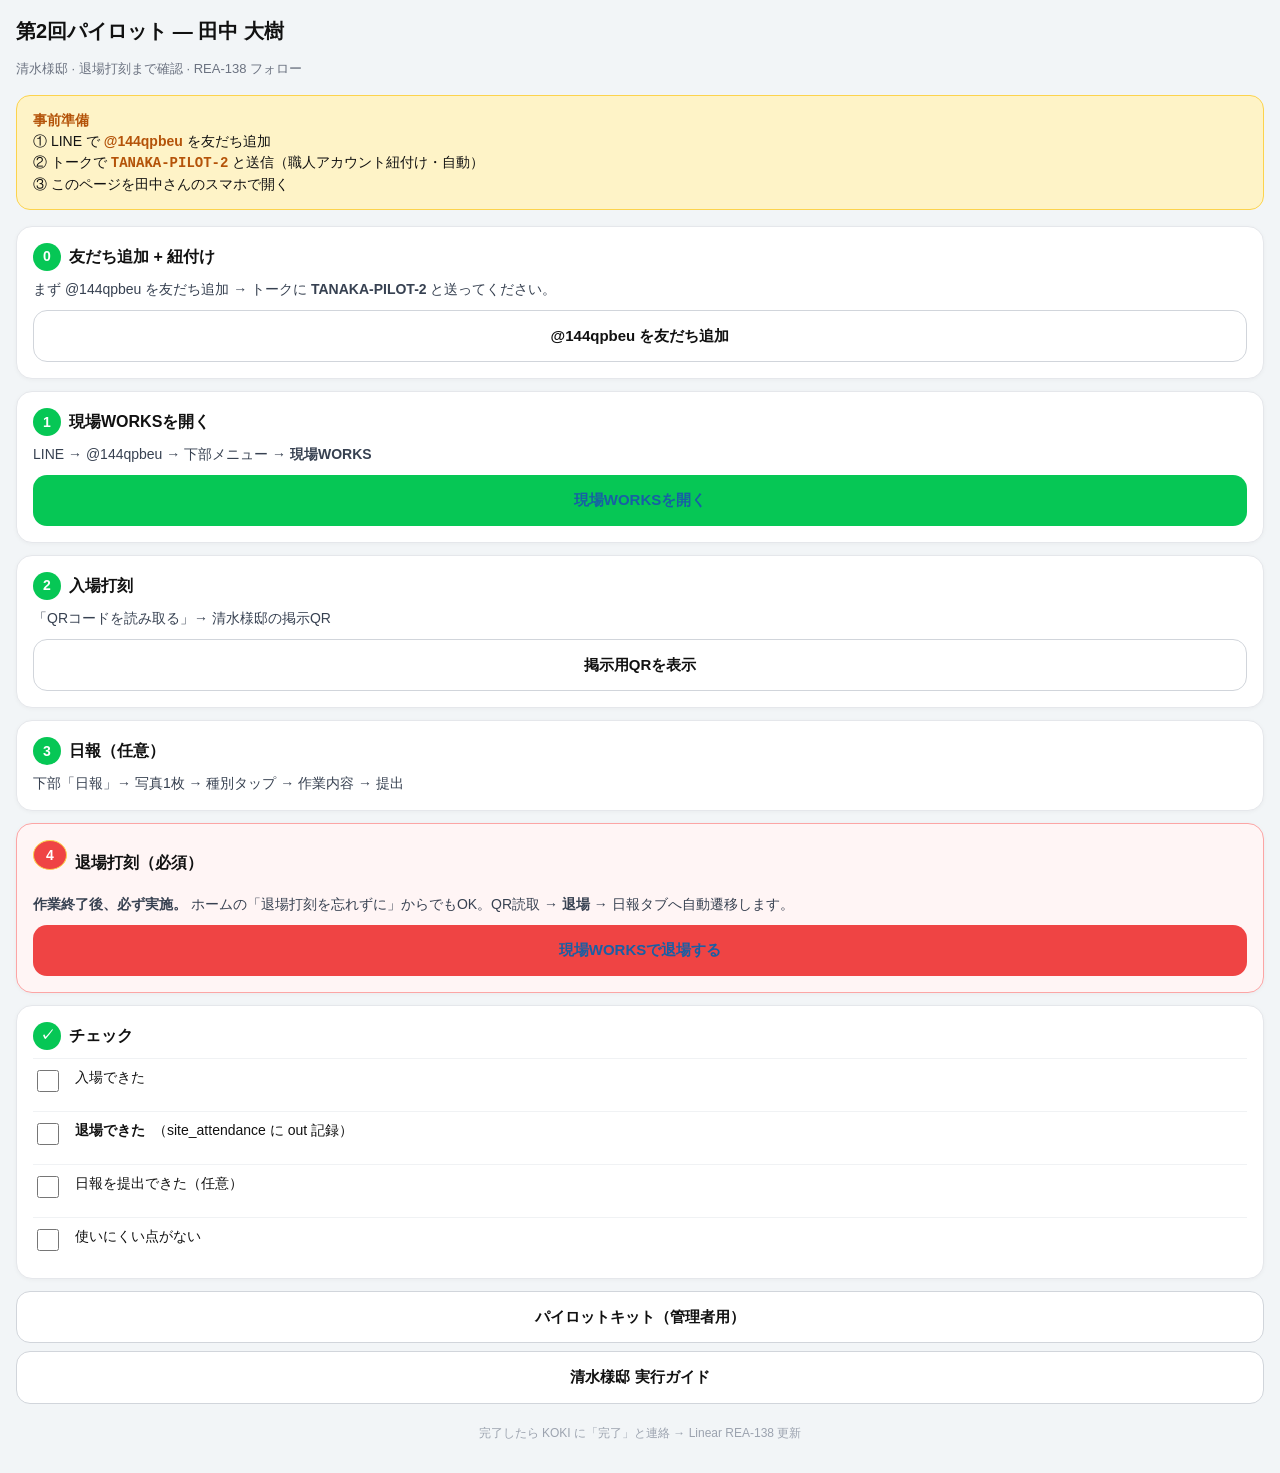
<file: pilot-tanaka.html>
<!DOCTYPE html>
<html lang="ja">
<head>
<meta charset="UTF-8">
<meta name="viewport" content="width=device-width, initial-scale=1.0, viewport-fit=cover">
<title>田中 大樹 — 第2回パイロット | 現場WORKS</title>
<style>
*{box-sizing:border-box}
body{margin:0;font-family:-apple-system,"Hiragino Kaku Gothic ProN",Meiryo,sans-serif;background:#f2f5f7;color:#111;padding:16px 16px 32px;line-height:1.5}
h1{font-size:20px;margin:0 0 4px}
.sub{font-size:13px;color:#6b7280;margin-bottom:16px}
.warn{background:#fef3c7;border:1px solid #fcd34d;border-radius:14px;padding:14px 16px;margin-bottom:16px;font-size:14px}
.warn strong{color:#b45309}
.step{background:#fff;border-radius:16px;padding:16px;margin-bottom:12px;border:1px solid #e5e7eb;box-shadow:0 1px 4px rgba(0,0,0,.04)}
.step.exit{border-color:#fca5a5;background:#fff5f5}
.step h2{margin:0 0 8px;font-size:16px;display:flex;align-items:center;gap:8px}
.num{width:28px;height:28px;border-radius:50%;background:#06c755;color:#fff;display:inline-flex;align-items:center;justify-content:center;font-size:14px;font-weight:800;flex-shrink:0}
.num.warn{background:#ef4444}
.step p{margin:0;font-size:14px;color:#374151}
.step a{color:#185fa5;font-weight:700}
.btn{display:block;width:100%;text-align:center;background:#06c755;color:#fff;text-decoration:none;padding:14px;border-radius:14px;font-weight:800;font-size:15px;margin-top:10px}
.btn.secondary{background:#fff;color:#111;border:1px solid #d1d5db}
.btn.danger{background:#ef4444}
.check{width:22px;height:22px;accent-color:#06c755;margin-right:8px}
label{display:flex;align-items:flex-start;gap:8px;font-size:14px;padding:8px 0;border-top:1px solid #f0f2f4;margin-top:8px;cursor:pointer}
footer{font-size:12px;color:#9ca3af;text-align:center;margin-top:20px}
</style>
</head>
<body>
<h1>第2回パイロット — 田中 大樹</h1>
<p class="sub">清水様邸 · 退場打刻まで確認 · REA-138 フォロー</p>

<div class="warn">
  <strong>事前準備</strong><br>
  ① LINE で <strong>@144qpbeu</strong> を友だち追加<br>
  ② トークで <strong><code>TANAKA-PILOT-2</code></strong> と送信（職人アカウント紐付け・自動）<br>
  ③ このページを田中さんのスマホで開く
</div>

<div class="step">
  <h2><span class="num">0</span> 友だち追加 + 紐付け</h2>
  <p>まず @144qpbeu を友だち追加 → トークに <strong>TANAKA-PILOT-2</strong> と送ってください。</p>
  <a class="btn secondary" href="https://line.me/R/ti/p/@144qpbeu">@144qpbeu を友だち追加</a>
</div>

<div class="step">
  <h2><span class="num">1</span> 現場WORKSを開く</h2>
  <p>LINE → @144qpbeu → 下部メニュー → <strong>現場WORKS</strong></p>
  <a class="btn" href="https://liff.line.me/2010459645-nZrNO9J0">現場WORKSを開く</a>
</div>

<div class="step">
  <h2><span class="num">2</span> 入場打刻</h2>
  <p>「QRコードを読み取る」→ 清水様邸の掲示QR</p>
  <a class="btn secondary" href="site.html?token=SHIMIZU-21FDCEEE72&name=清水様邸">掲示用QRを表示</a>
</div>

<div class="step">
  <h2><span class="num">3</span> 日報（任意）</h2>
  <p>下部「日報」→ 写真1枚 → 種別タップ → 作業内容 → 提出</p>
</div>

<div class="step exit">
  <h2><span class="num warn">4</span> 退場打刻（必須）</h2>
  <p><strong>作業終了後、必ず実施。</strong> ホームの「退場打刻を忘れずに」からでもOK。QR読取 → <strong>退場</strong> → 日報タブへ自動遷移します。</p>
  <a class="btn danger" href="https://liff.line.me/2010459645-nZrNO9J0">現場WORKSで退場する</a>
</div>

<div class="step">
  <h2><span class="num">✓</span> チェック</h2>
  <label><input type="checkbox" class="check">入場できた</label>
  <label><input type="checkbox" class="check"><strong>退場できた</strong>（site_attendance に out 記録）</label>
  <label><input type="checkbox" class="check">日報を提出できた（任意）</label>
  <label><input type="checkbox" class="check">使いにくい点がない</label>
</div>

<a class="btn secondary" href="pilot-shimizu.html">パイロットキット（管理者用）</a>
<a class="btn secondary" href="pilot-run-today.html" style="margin-top:8px">清水様邸 実行ガイド</a>

<footer>完了したら KOKI に「完了」と連絡 → Linear REA-138 更新</footer>
</body>
</html>
</file>
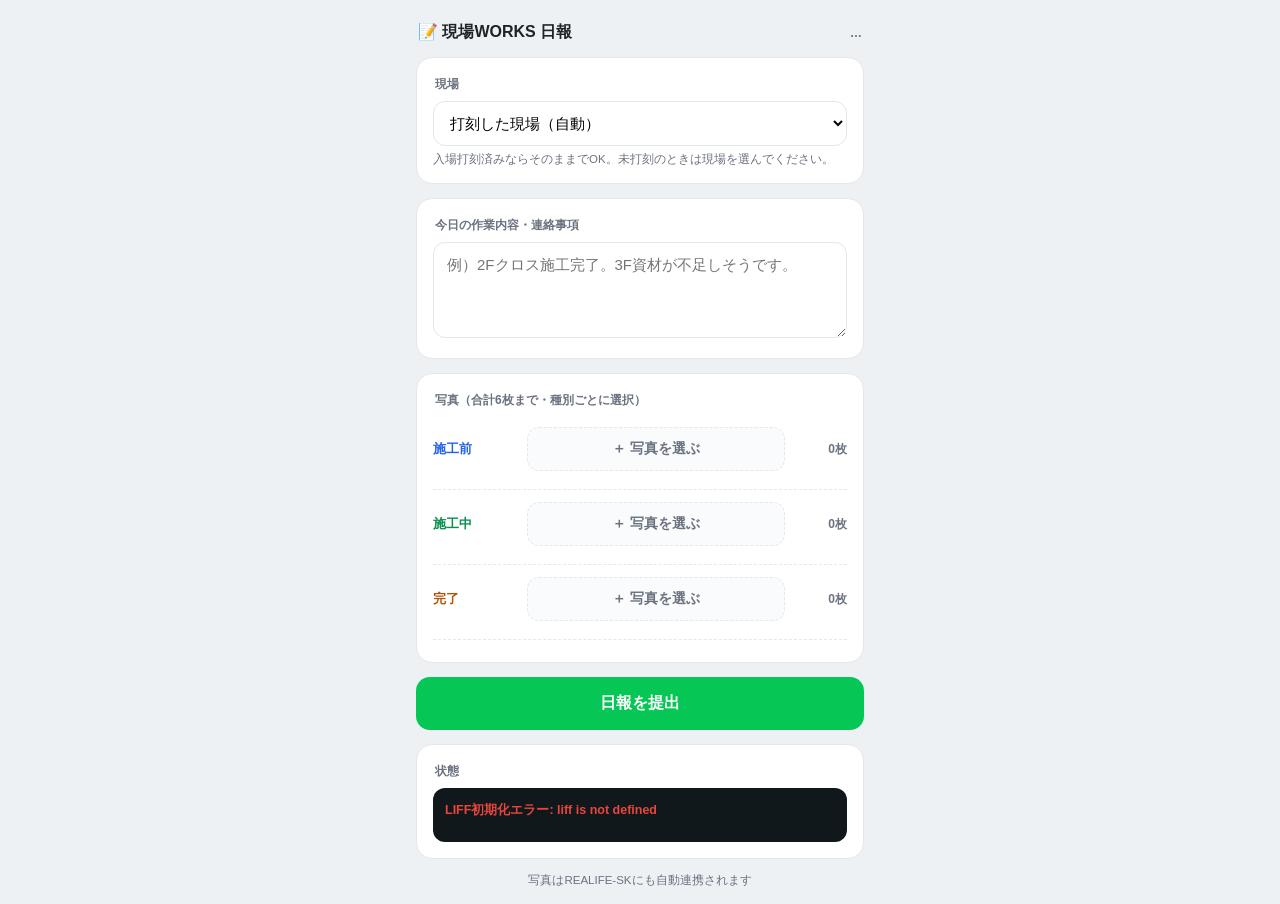
<file: report.html>
<!DOCTYPE html>
<html lang="ja">
<head>
<meta charset="UTF-8">
<meta name="viewport" content="width=device-width, initial-scale=1.0, viewport-fit=cover">
<title>現場WORKS 日報</title>
<script charset="utf-8" src="https://static.line-scdn.net/liff/edge/2/sdk.js"></script>
<style>
:root{--line:#06c755;--warn:#e8453c;--ink:#1f2328;--sub:#6b7280;--bd:#e4e7eb;--ok:#0a8f4f;--blue:#2563eb}
*{box-sizing:border-box;-webkit-tap-highlight-color:transparent}
body{margin:0;font-family:-apple-system,"Hiragino Kaku Gothic ProN","Yu Gothic UI",Meiryo,sans-serif;background:#eef1f4;color:var(--ink);padding:16px;max-width:480px;margin:0 auto}
h1{font-size:16px;margin:6px 2px 14px;display:flex;align-items:center;gap:8px}
.who{margin-left:auto;font-size:12px;color:var(--sub);font-weight:600}
.card{background:#fff;border:1px solid var(--bd);border-radius:16px;padding:16px;margin-bottom:14px}
label{font-size:12px;color:var(--sub);font-weight:700;display:block;margin:2px 2px 8px}
textarea{width:100%;padding:13px;border:1px solid var(--bd);border-radius:12px;font:inherit;font-size:15px;min-height:96px;resize:vertical}
select{width:100%;padding:12px;border:1px solid var(--bd);border-radius:12px;font:inherit;font-size:15px;background:#fff}
.ptype{display:flex;align-items:center;gap:10px;padding:10px 0}
.prow{border-bottom:1px dashed var(--bd);padding-bottom:8px;margin-bottom:2px}
.prow:last-child{border-bottom:0;padding-bottom:0}
.ptype .tag{flex:0 0 84px;font-size:13px;font-weight:800}
.tag-b{color:var(--blue)}.tag-d{color:var(--ok)}.tag-a{color:#b45309}
.ptype input[type=file]{display:none}
.pickbtn{flex:1;border:1.5px dashed var(--bd);background:#fafbfc;border-radius:12px;padding:12px;font-size:14px;font-weight:700;color:var(--sub);cursor:pointer;text-align:center}
.cnt{flex:0 0 52px;text-align:right;font-size:12px;color:var(--sub);font-weight:700}
.thumbs{display:flex;gap:6px;flex-wrap:wrap;margin:0 0 4px 94px}
.thumbs:empty{margin:0}
.thumb{width:56px;height:56px;object-fit:cover;border-radius:8px;border:1px solid var(--bd)}
.total{font-size:12px;color:var(--sub);font-weight:700;text-align:right;margin-top:6px}
.total.over{color:var(--warn)}
.btn{display:block;width:100%;border:0;border-radius:14px;padding:16px;font-size:16px;font-weight:800;cursor:pointer;margin-top:10px}
.btn-send{background:var(--line);color:#fff}
.btn:active{filter:brightness(.95)}.btn:disabled{opacity:.5}
.log{font-size:12.5px;line-height:1.6;background:#11181c;color:#cfe;border-radius:12px;padding:12px;white-space:pre-wrap;word-break:break-all;min-height:54px}
.note{font-size:11.5px;color:var(--sub);text-align:center;margin-top:10px}
.err{color:var(--warn);font-weight:700}
</style>
</head>
<body>
<h1>📝 現場WORKS 日報 <span class="who" id="who">…</span></h1>
<div class="card"><label>現場</label>
<select id="site"><option value="">打刻した現場（自動）</option></select>
<div class="note" style="text-align:left;margin-top:6px">入場打刻済みならそのままでOK。未打刻のときは現場を選んでください。</div></div>
<div class="card"><label>今日の作業内容・連絡事項</label>
<textarea id="body" placeholder="例）2Fクロス施工完了。3F資材が不足しそうです。"></textarea></div>
<div class="card"><label>写真（合計6枚まで・種別ごとに選択）</label>
<div class="prow"><div class="ptype"><span class="tag tag-b">施工前</span><input type="file" id="f_before" accept="image/*" multiple><button class="pickbtn" onclick="pick('before')">＋ 写真を選ぶ</button><span class="cnt" id="c_before">0枚</span></div><div class="thumbs" id="p_before"></div></div>
<div class="prow"><div class="ptype"><span class="tag tag-d">施工中</span><input type="file" id="f_during" accept="image/*" multiple><button class="pickbtn" onclick="pick('during')">＋ 写真を選ぶ</button><span class="cnt" id="c_during">0枚</span></div><div class="thumbs" id="p_during"></div></div>
<div class="prow"><div class="ptype"><span class="tag tag-a">完了</span><input type="file" id="f_after" accept="image/*" multiple><button class="pickbtn" onclick="pick('after')">＋ 写真を選ぶ</button><span class="cnt" id="c_after">0枚</span></div><div class="thumbs" id="p_after"></div></div>
<div class="total" id="total"></div>
</div>
<button class="btn btn-send" id="sendBtn" onclick="submitReport()">日報を提出</button>
<div class="card" style="margin-top:14px"><label>状態</label><div class="log" id="log">初期化中…</div></div>
<div class="note">写真はREALIFE-SKにも自動連携されます</div>
<script>
var LIFF_ID="2010459657-UpiLFD4E";
var FN_BASE="https://cdrobplodkxyagzyzvpq.supabase.co/functions/v1";
var SUBMIT_URL=FN_BASE+"/report-submit";
var SITES_URL=FN_BASE+"/genba-report-liff?data=1";
var ANON_KEY="sb_publishable_cEnH7Mug8B7O8JtgSIauMw_MjlVxhW5";
var idToken=null,TYPES=["before","during","after"];
function log(m,e){document.getElementById('log').innerHTML=e?'<span class="err">'+m+'</span>':m;}
function pick(t){document.getElementById('f_'+t).click();}
function totalCount(){var n=0;TYPES.forEach(function(t){n+=document.getElementById('f_'+t).files.length;});return n;}
function renderTotal(){var n=totalCount();var el=document.getElementById('total');if(n===0){el.textContent='';el.className='total';return;}el.textContent='合計 '+n+'枚'+(n>6?'（6枚を超えた分は送信されません）':' / 6枚');el.className=n>6?'total over':'total';}
function renderThumbs(t){var box=document.getElementById('p_'+t);box.innerHTML='';var fs=document.getElementById('f_'+t).files;for(var i=0;i<fs.length;i++){var img=document.createElement('img');img.className='thumb';img.src=URL.createObjectURL(fs[i]);box.appendChild(img);}}
TYPES.forEach(function(t){document.getElementById('f_'+t).addEventListener('change',function(){document.getElementById('c_'+t).textContent=this.files.length+'枚';renderThumbs(t);renderTotal();});});
async function loadSites(){try{var r=await fetch(SITES_URL,{headers:{"apikey":ANON_KEY,"Authorization":"Bearer "+ANON_KEY}});var j=await r.json();var sel=document.getElementById('site');(j.sites||[]).forEach(function(s){var o=document.createElement('option');o.value=s.id;o.textContent=s.name;sel.appendChild(o);});}catch(e){/* 現場リストが取れなくても打刻済みなら提出可 */}}
function shrink(file){return new Promise(function(res){var img=new Image();var url=URL.createObjectURL(file);img.onload=function(){var MAX=1600;var w=img.width,h=img.height;if(Math.max(w,h)>MAX){var r=MAX/Math.max(w,h);w=Math.round(w*r);h=Math.round(h*r);}var cv=document.createElement('canvas');cv.width=w;cv.height=h;cv.getContext('2d').drawImage(img,0,0,w,h);URL.revokeObjectURL(url);res(cv.toDataURL('image/jpeg',0.82));};img.onerror=function(){URL.revokeObjectURL(url);res(null);};img.src=url;});}
async function collectPhotos(){var out=[];for(var i=0;i<TYPES.length;i++){var t=TYPES[i];var fs=document.getElementById('f_'+t).files;for(var j=0;j<fs.length;j++){if(out.length>=6)return out;var d=await shrink(fs[j]);if(d)out.push({data:d,type:t});}}return out;}
async function boot(){try{await liff.init({liffId:LIFF_ID});if(!liff.isLoggedIn()){liff.login();return;}var p=await liff.getProfile();document.getElementById('who').textContent=p.displayName+" さん";idToken=liff.getIDToken();log("準備OK。作業内容と写真を入れて「日報を提出」を押してください。");loadSites();}catch(e){log("LIFF初期化エラー: "+(e.message||e),1);}}
async function submitReport(){if(!idToken){log("LINEログインが必要。",1);return;}var body=document.getElementById('body').value.trim();var btn=document.getElementById('sendBtn');btn.disabled=true;log("写真を圧縮中…");try{var photos=await collectPhotos();if(!body&&photos.length===0){log("作業内容か写真のどちらかは入れてください。",1);btn.disabled=false;return;}log("送信中…（写真"+photos.length+"枚）");var payload={id_token:idToken,body:body||null,photos:photos};var sid=document.getElementById('site').value;if(sid)payload.site_id=sid;var res=await fetch(SUBMIT_URL,{method:"POST",headers:{"Content-Type":"application/json","apikey":ANON_KEY,"Authorization":"Bearer "+ANON_KEY},body:JSON.stringify(payload)});var j=await res.json();if(j.ok){log("✅ 日報を提出しました（写真"+j.report.photos+"枚）\n"+(j.report.ai_summary?("AI要約: "+j.report.ai_summary):""));TYPES.forEach(function(t){document.getElementById('f_'+t).value='';document.getElementById('c_'+t).textContent='0枚';document.getElementById('p_'+t).innerHTML='';});renderTotal();document.getElementById('body').value='';}else if(j.error==='punch_first'){log("❌ 入場打刻が見つかりません。上の「現場」で今日の現場を選んでからもう一度提出してください。",1);}else if(j.error==='worker_not_found'){log("❌ 未登録の職人です。監督に登録を依頼してください。",1);}else{log("❌ 失敗: "+(j.error||JSON.stringify(j)),1);}}catch(e){log("通信エラー: "+(e.message||e),1);}finally{btn.disabled=false;}}
boot();
</script>
</body>
</html>
</file>
